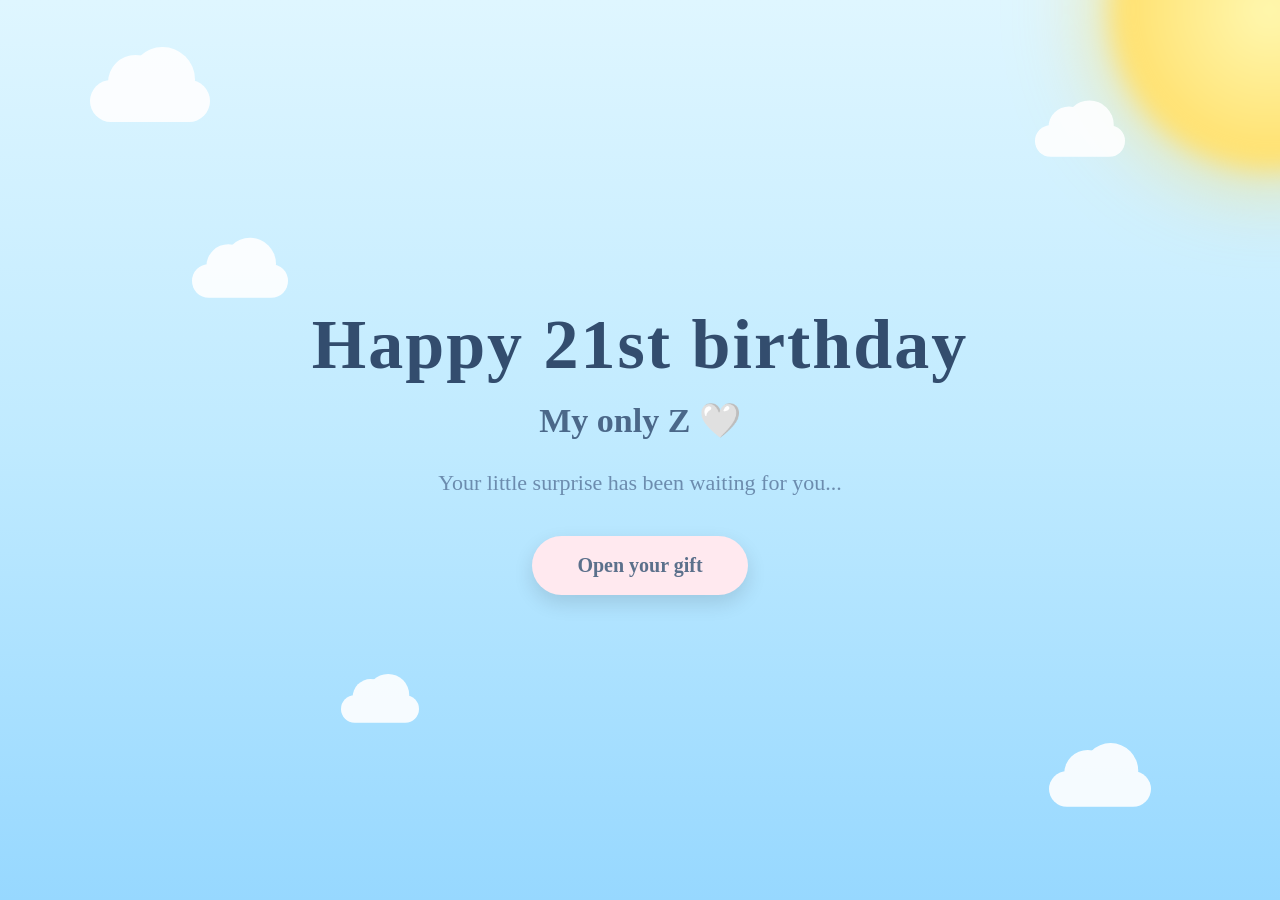
<file: index.html>
<!DOCTYPE html>
<html lang="en">
<head>
    <meta charset="UTF-8">
    <meta name="viewport" content="width=device-width, initial-scale=1.0">
    <title>for my only Z</title>
    <link rel="stylesheet" href="style.css"> 
</head>
<body>
    <div class="sun"></div>
    <div class="cloud cloud1"></div>
<div class="cloud cloud2"></div>
<div class="cloud cloud3"></div>
<div class="cloud cloud4"></div>
<div class="cloud cloud5"></div>
    <h1 class="fade1">Happy 21st birthday</h1>
    <h2 class="fade2">My only Z 🤍</h2>
    <p class="fade3">Your little surprise has been waiting for you...</p>
    <a href="countdown.html" class="gift-btn fade4">
    Open your gift</a>
</body>
</html>
</file>
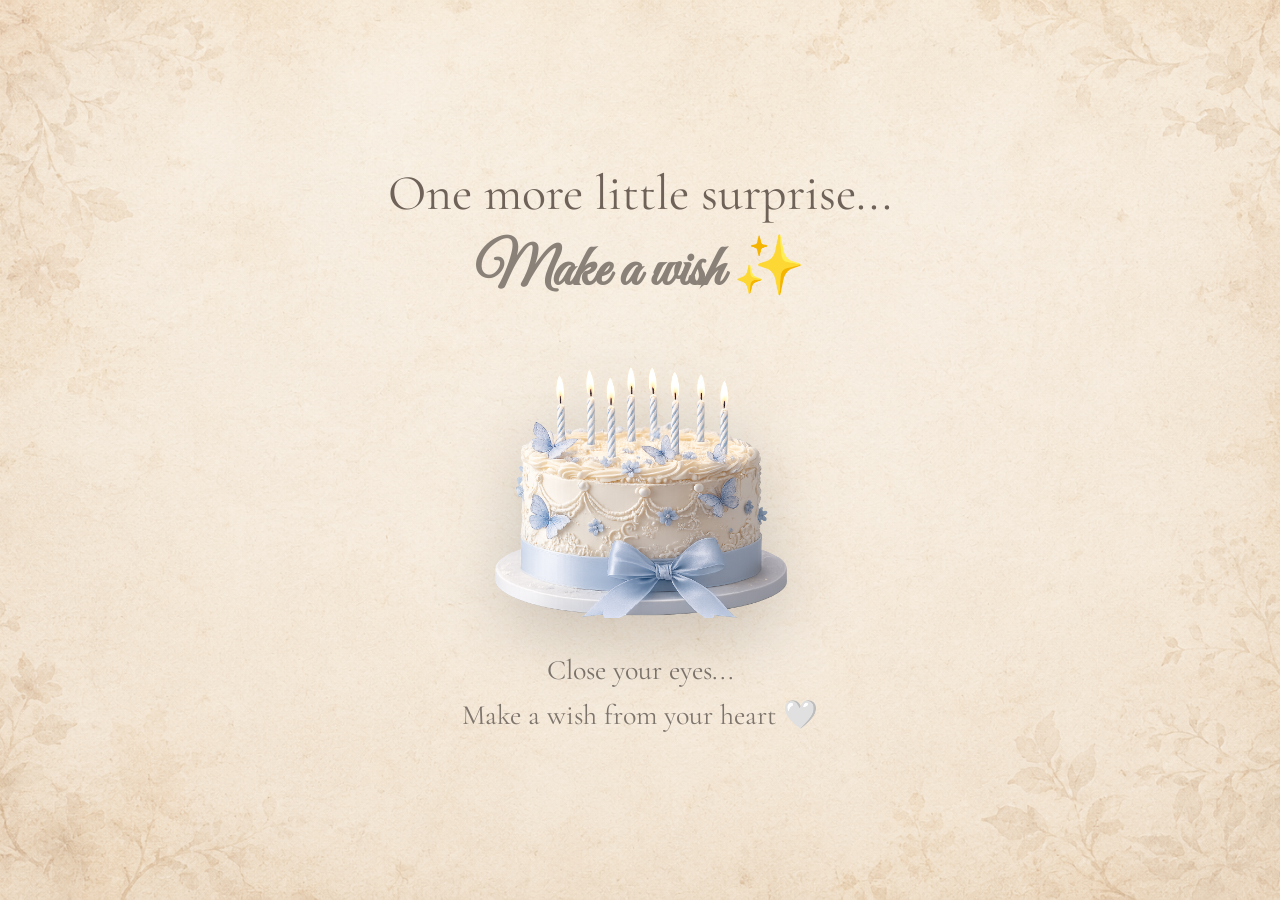
<file: Cake.html>
<!DOCTYPE html>
<html lang="en">

<head>

<meta charset="UTF-8">
<meta name="viewport" content="width=device-width, initial-scale=1.0">

<title>Birthday Cake</title>

<link rel="stylesheet" href="Cake.css">

<link rel="preconnect" href="https://fonts.googleapis.com">
<link rel="preconnect" href="https://fonts.gstatic.com" crossorigin>

<link href="https://fonts.googleapis.com/css2?family=Cormorant+Garamond:wght@300;400;500;600&family=Great+Vibes&display=swap" rel="stylesheet">

</head>

<body>

<div class="background"></div>

<div class="confetti-container"></div>

<div class="container">

<h1>One more little surprise...</h1>

<h2>Make a wish ✨</h2>

<img
id="cake"
class="cake"
src="images/cake-on.png"
alt="Birthday Cake">

<p>

Close your eyes...<br>
Make a wish from your heart 🤍

</p>

<a href="Record.html" id="continueBtn">

Continue →

</a>

</div>

<script src="Cake.js"></script>

</body>
</html>
</file>
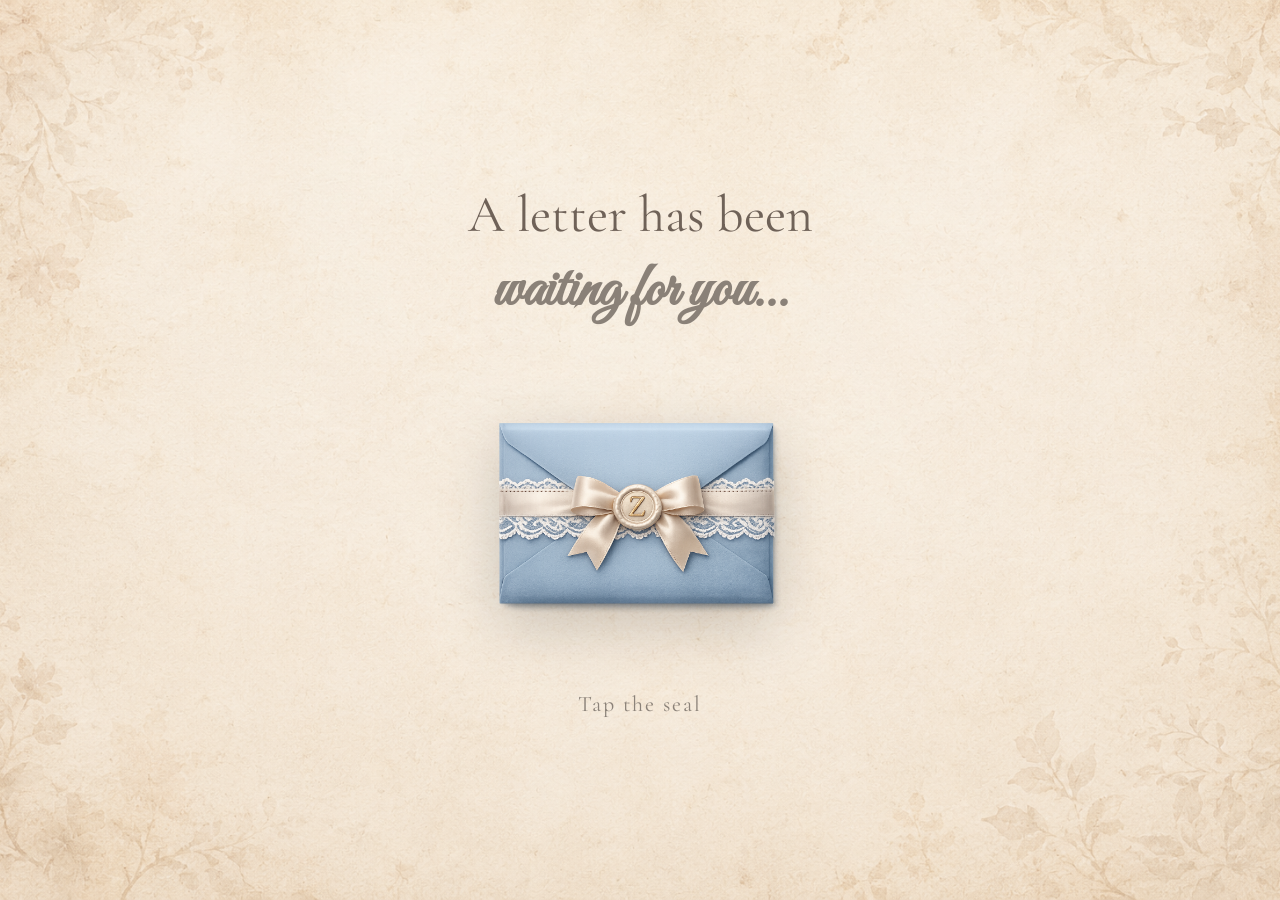
<file: Envelope.html>
<!DOCTYPE html>
<html lang="en">

<head>

    <meta charset="UTF-8">
    <meta name="viewport" content="width=device-width, initial-scale=1.0">

    <title>A Letter For You</title>

    <link rel="stylesheet" href="Envelope.css">

    <link rel="preconnect" href="https://fonts.googleapis.com">
    <link rel="preconnect" href="https://fonts.gstatic.com" crossorigin>

    <link href="https://fonts.googleapis.com/css2?family=Cormorant+Garamond:wght@300;400;500;600;700&family=Great+Vibes&display=swap" rel="stylesheet">

</head>

<body>

<div class="background"></div>

<main class="container">

    <h1>A letter has been</h1>

    <h2>waiting for you...</h2>

    <div class="envelope">

        <img
            id="envelopeImage"
            class="envelope-image"
            src="images/envelope.png"
            alt="Envelope">

    </div>

    <p class="tap">Tap the seal</p>

    <!-- زر المتابعة -->

    <a href="Letter.html" id="continueBtn">

        Continue →

    </a>

</main>

<script src="Envelope.js"></script>

</body>

</html>
</file>
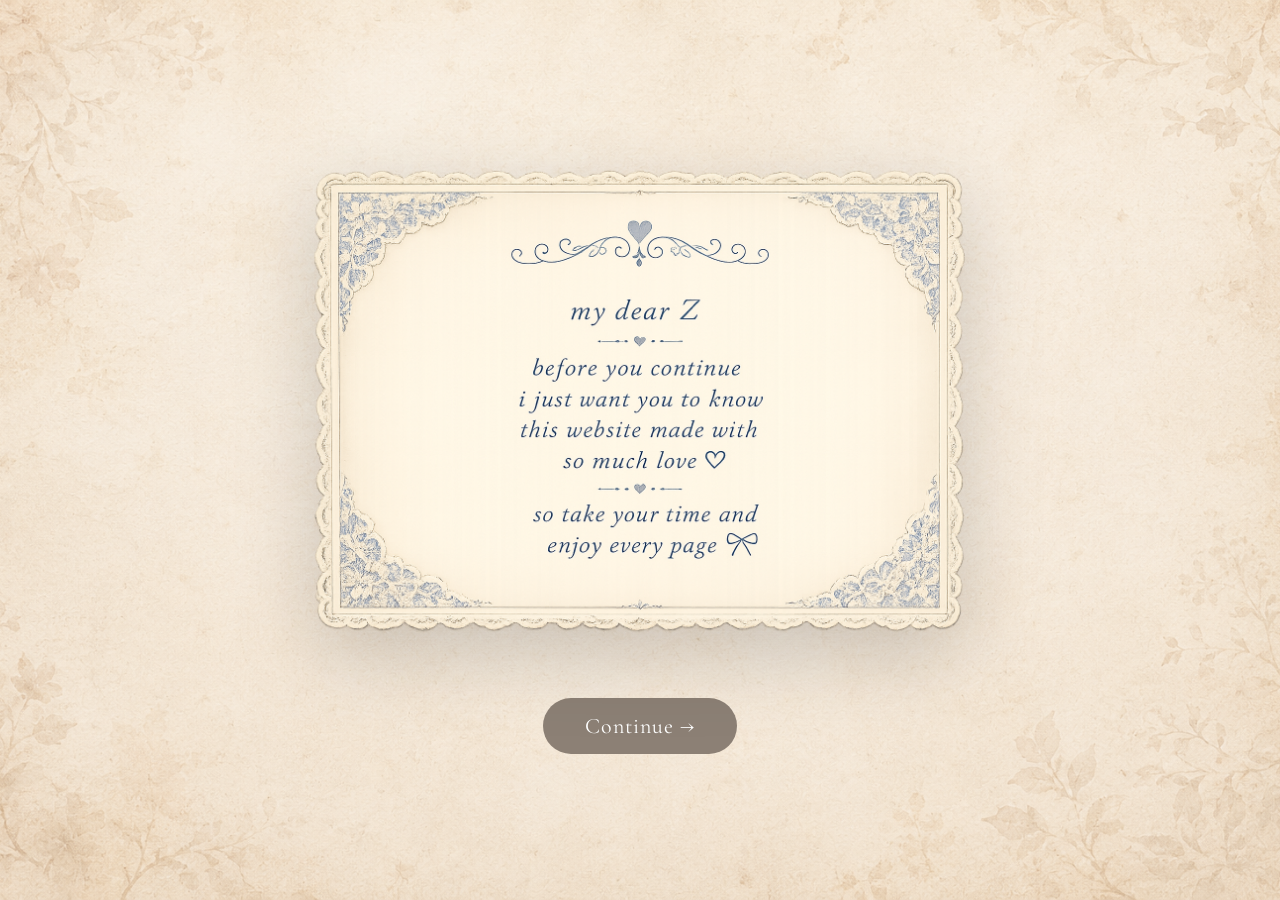
<file: Letter.html>
<!DOCTYPE html>
<html lang="en">

<head>

<meta charset="UTF-8">
<meta name="viewport" content="width=device-width, initial-scale=1.0">

<title>My Dear Z</title>

<link rel="stylesheet" href="Letter.css">

<link rel="preconnect" href="https://fonts.googleapis.com">
<link rel="preconnect" href="https://fonts.gstatic.com" crossorigin>

<link href="https://fonts.googleapis.com/css2?family=Cormorant+Garamond:wght@300;400;500;600&display=swap" rel="stylesheet">

</head>

<body>

<div class="background"></div>

<div class="paper">

<img src="images/letter.png" alt="Letter">

</div>

<a href="Bouquet.html" class="continue">
    Continue →
</a>


</a>

</body>

</html>
</file>
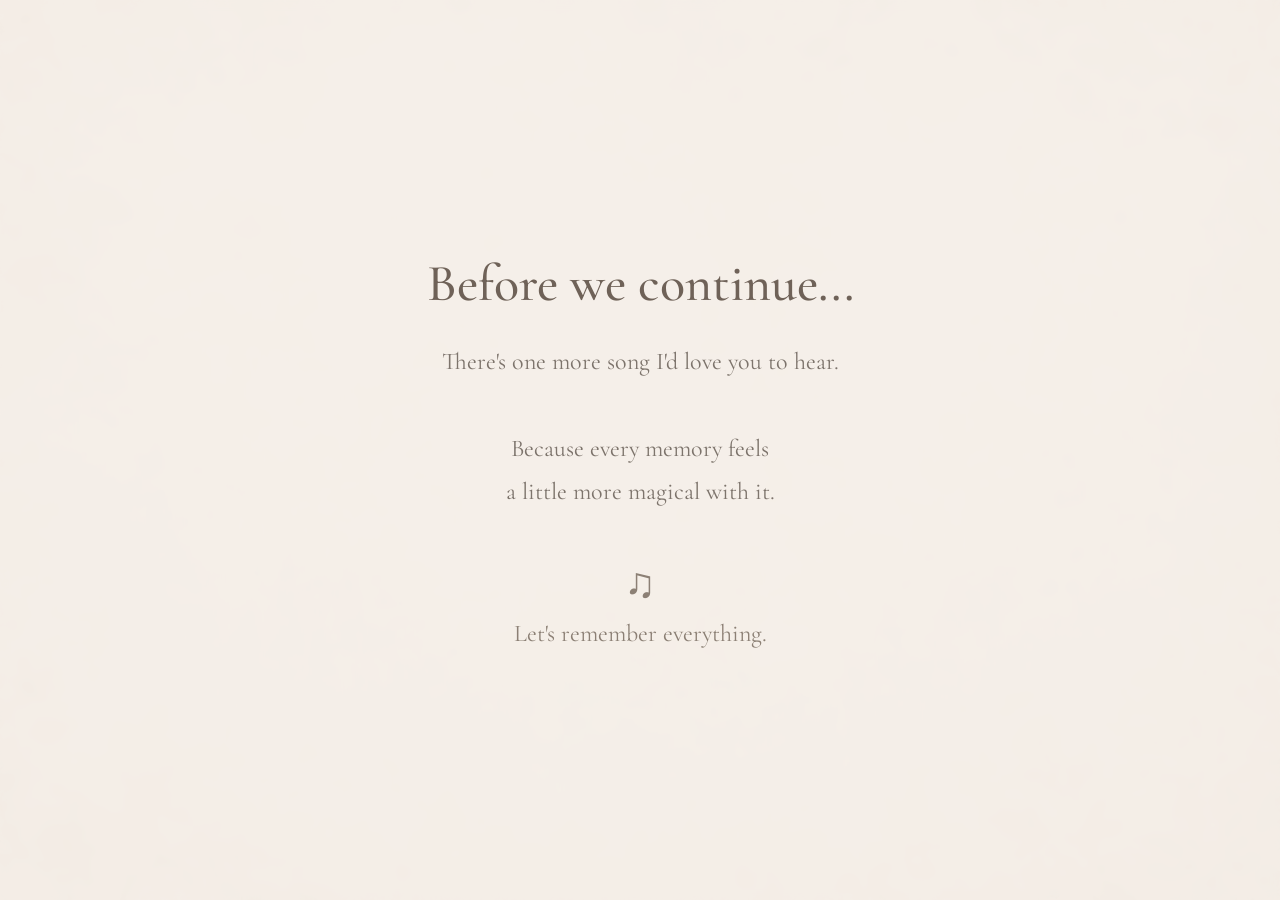
<file: Memories.html>
<!DOCTYPE html>
<html lang="en">

<head>

    <meta charset="UTF-8">
    <meta name="viewport" content="width=device-width, initial-scale=1.0">

    <title>Our Memories</title>

    <link rel="stylesheet" href="Memories.css">

    <link rel="preconnect" href="https://fonts.googleapis.com">
    <link rel="preconnect" href="https://fonts.gstatic.com" crossorigin>

    <link href="https://fonts.googleapis.com/css2?family=Cormorant+Garamond:wght@400;500;600&display=swap" rel="stylesheet">

</head>

<body>

<div class="background"></div>

<!-- Intro -->

<div id="intro" class="intro">

    <h2>Before we continue...</h2>

    <p>

        There's one more song I'd love you to hear.
        <br><br>

        Because every memory feels
        <br>

        a little more magical with it.

    </p>

    <button id="playBtn">

        ♫

        <span>

            Let's remember everything.

        </span>

    </button>

</div>

<!-- Memories -->

<div class="container" id="memoriesContainer">

    <div class="counter" id="counter">

        1 / 10

    </div>

    <div class="polaroid">

        <img
        id="memoryImage"
        src="images/memory1.jpg"
        alt="Memory">

        <div class="caption" id="caption">

            The beginning of countless
            <br>

            beautiful memories. 🤍

        </div>

    </div>

    <div class="controls">

        <button id="prevBtn">

            ❮

        </button>

        <button id="nextBtn">

            ❯

        </button>

    </div>

</div>

<audio id="photoMusic" loop>

    <source src="music/photograph.mp3" type="audio/mpeg">

</audio>

<script src="Memories.js"></script>

</body>

</html>
</file>
<file: style.css>
body{
    margin:0;
    padding:0;
    overflow:hidden;

    height:100vh;

    display:flex;
    flex-direction:column;
    justify-content:center;
    align-items:center;

    background:linear-gradient(to bottom,#dff6ff,#bfeaff,#97d8ff);

    font-family:Georgia,serif;

    color:#334d6e;

    text-align:center;

    position:relative;
}

/* ---------- TEXT ---------- */

h1{
    font-size:70px;
    margin:0;
    letter-spacing:2px;
}

h2{
    font-size:34px;
    margin:15px 0;
    color:#4B6889;
}

p{
    font-size:22px;
    color:#6c8cae;
    margin:15px 0 40px;
}

/* ---------- BUTTON ---------- */

button{

    padding:18px 48px;

    border:none;

    border-radius:50px;

    background:#ffD9E6;

    color:#607693;

    font-size:20px;

    font-weight:bold;

    cursor:pointer;

    position:relative;

    overflow:hidden;

    transition:.35s;

    box-shadow:0 10px 25px rgba(0,0,0,.15);

}

button:hover{

    transform:translateY(-4px) scale(1.05);

    box-shadow:0 20px 40px rgba(255,180,205,.8);

}

button:active{

    transform:scale(.96);

}

button::before{

    content:"";

    position:absolute;

    left:-120%;

    top:0;

    width:120%;

    height:100%;

    background:linear-gradient(
        120deg,
        transparent,
        rgba(255,255,255,.9),
        transparent
    );

    transition:.8s;

}

button:hover::before{

    left:120%;

}

/* ---------- SUN ---------- */

.sun{

    position:absolute;

    width:320px;
    height:320px;

    border-radius:50%;

    top:-150px;
    right:-150px;

    background:radial-gradient(circle,#fff8b0,#ffd54f);

    filter:blur(12px);

    box-shadow:0 0 90px rgba(255,220,90,.8);

}

/* ---------- CLOUD ---------- */

.cloud{

    position:absolute;

    width:120px;
    height:42px;

    background:white;

    border-radius:50px;

    opacity:.9;

}

.cloud::before{

    content:"";

    position:absolute;

    width:55px;
    height:55px;

    background:white;

    border-radius:50%;

    top:-25px;
    left:18px;

}

.cloud::after{

    content:"";

    position:absolute;

    width:65px;
    height:65px;

    background:white;

    border-radius:50%;

    top:-33px;
    right:15px;

}

/* ---------- CLOUD POSITIONS ---------- */

.cloud1{

    top:80px;
    left:90px;

}

.cloud2{

    top:260px;
    left:180px;

    transform:scale(.8);

}

.cloud3{

    top:120px;
    right:140px;

    transform:scale(.75);

}

.cloud4{

    bottom:90px;
    right:120px;

    transform:scale(.85);

}

.cloud5{

    bottom:170px;
    left:320px;

    transform:scale(.65);

}

/* ---------- FLOAT ---------- */

.cloud1{animation:float1 7s ease-in-out infinite;}
.cloud2{animation:float2 9s ease-in-out infinite;}
.cloud3{animation:float3 8s ease-in-out infinite;}
.cloud4{animation:float4 10s ease-in-out infinite;}
.cloud5{animation:float5 6s ease-in-out infinite;}

@keyframes float1{
0%,100%{transform:translateY(0);}
50%{transform:translateY(-12px);}
}

@keyframes float2{
0%,100%{transform:scale(.8) translateY(0);}
50%{transform:scale(.8) translateY(-10px);}
}

@keyframes float3{
0%,100%{transform:scale(.75) translateY(0);}
50%{transform:scale(.75) translateY(-15px);}
}

@keyframes float4{
0%,100%{transform:scale(.85) translateY(0);}
50%{transform:scale(.85) translateY(-12px);}
}

@keyframes float5{
0%,100%{transform:scale(.65) translateY(0);}
50%{transform:scale(.65) translateY(-8px);}
}

/* ---------- FADE ---------- */

.fade1,
.fade2,
.fade3,
.fade4{

    opacity:0;

    animation:fade 1.2s forwards;

}

.fade1{animation-delay:.3s;}
.fade2{animation-delay:.9s;}
.fade3{animation-delay:1.5s;}
.fade4{animation-delay:2.1s;}

@keyframes fade{

from{

opacity:0;

transform:translateY(20px);

}

to{

opacity:1;

transform:translateY(0);

}

}
.gift-btn{
    display:inline-block;
    text-decoration:none;

    background:#FFE9EF;
    color:#5B708B;

    padding:18px 45px;

    border-radius:50px;

    font-size:20px;

    font-weight:bold;

    box-shadow:0 8px 20px rgba(0,0,0,.12);

    transition:.35s;
}

.gift-btn:hover{
    transform:scale(1.08);
    background:#FFDCE7;
    box-shadow:0 15px 35px rgba(255,190,210,.55);
}

.gift-btn:active{
    transform:scale(.95);
}
</file>
<file: Cake.css>
/* ===========================
RESET
=========================== */

*{
    margin:0;
    padding:0;
    box-sizing:border-box;
}

body{

    width:100%;
    height:100vh;

    overflow:hidden;

    display:flex;
    justify-content:center;
    align-items:center;

    font-family:'Cormorant Garamond',serif;

    background:#F5EFEA;

    position:relative;

}

/* ===========================
BACKGROUND
=========================== */

.background{

    position:absolute;
    inset:0;

    background-image:

        linear-gradient(

            rgba(252,250,248,0.35),

            rgba(242,234,227,0.35)

        ),

        url("images/vintage-paper.png");

    background-size:cover;

    background-position:center;

    background-repeat:no-repeat;

    z-index:0;

}

/* ===========================
CONTAINER
=========================== */

.container{

    position:relative;

    z-index:2;

    text-align:center;

}

/* ===========================
TITLE
=========================== */

h1{

    font-size:50px;

    color:#6F6258;

    font-weight:400;

}

h2{

    font-family:'Great Vibes',cursive;

    font-size:58px;

    color:#8A8178;

    margin-top:8px;

    margin-bottom:30px;

}

/* ===========================
CAKE
=========================== */

.cake{

    width:420px;

    cursor:pointer;

    transition:.35s;

    animation:float 4s ease-in-out infinite;

    filter:drop-shadow(0 20px 35px rgba(0,0,0,.18));

}

.cake:hover{

    transform:scale(1.03);

}

/* ===========================
TEXT
=========================== */

p{

    margin-top:25px;

    font-size:28px;

    color:#7D746C;

    line-height:1.6;

}

/* ===========================
BUTTON
=========================== */

#continueBtn{

    display:none;

    margin-top:35px;

    text-decoration:none;

    background:#90A8C7;

    color:white;

    padding:15px 40px;

    border-radius:50px;

    font-size:22px;

    transition:.35s;

    box-shadow:0 12px 25px rgba(0,0,0,.12);

}

#continueBtn:hover{

    background:#7895B6;

    transform:translateY(-3px);

}

/* ===========================
FLOAT
=========================== */

@keyframes float{

0%,100%{

transform:translateY(0);

}

50%{

transform:translateY(-10px);

}

}
</file>
<file: Envelope.css>
/* ===========================
   RESET
=========================== */

*{
    margin:0;
    padding:0;
    box-sizing:border-box;
}

body{

    width:100%;
    height:100vh;

    display:flex;
    justify-content:center;
    align-items:center;

    overflow:hidden;

    background:#F5EFEA;

    font-family:'Cormorant Garamond',serif;

    position:relative;

}

/* ===========================
   BACKGROUND
=========================== */

.background{

    position:absolute;
    inset:0;

    background-image:
        linear-gradient(
            rgba(252,250,248,0.35),
            rgba(242,234,227,0.35)
        ),
        url("images/vintage-paper.png");

    background-size:cover;
    background-position:center;
    background-repeat:no-repeat;

    z-index:0;

}

/* إذا ضفتي صورة الورقة الفنتج خلي هذا القسم */
/*
.background::after{

    content:"";

    position:absolute;
    inset:0;

    background:url("images/vintage-paper.png");
    background-size:cover;
    background-position:center;
    background-repeat:no-repeat;

    opacity:.12;

    pointer-events:none;

}
*/

/* ===========================
   CONTAINER
=========================== */

.container{

    position:relative;

    z-index:2;

    width:100%;

    display:flex;

    flex-direction:column;

    justify-content:center;

    align-items:center;

    text-align:center;

}

/* ===========================
   TITLES
=========================== */

h1{

    font-size:52px;

    font-weight:400;

    color:#6F6258;

    margin-bottom:8px;

}

h2{

    font-family:'Great Vibes',cursive;

    font-size:60px;

    color:#8A8178;

    margin-bottom:45px;

}

/* ===========================
   ENVELOPE
=========================== */

.envelope{

    width:470px;

    display:flex;

    justify-content:center;

    align-items:center;

    animation:float 4s ease-in-out infinite;

}

/* ===========================
   ENVELOPE IMAGE
=========================== */

.envelope-image{

    width:430px;

    cursor:pointer;

    transition:.35s;

    filter:drop-shadow(0 18px 30px rgba(0,0,0,.18));

}

.envelope-image:hover{

    transform:scale(1.03);

}

/* ===========================
   TAP
=========================== */

.tap{

    margin-top:30px;

    font-size:22px;

    color:#8B8279;

    letter-spacing:2px;

}

/* ===========================
   CONTINUE BUTTON
=========================== */

#continueBtn{

    display:none;

    margin-top:35px;

    padding:14px 42px;

    text-decoration:none;

    color:white;

    background:#8C8075;

    border-radius:50px;

    font-size:22px;

    letter-spacing:1px;

    transition:.35s;

    box-shadow:0 10px 25px rgba(0,0,0,.15);

}

#continueBtn:hover{

    background:#766B62;

    transform:translateY(-3px);

}

/* ===========================
   FLOAT
=========================== */

@keyframes float{

    0%{

        transform:translateY(0);

    }

    50%{

        transform:translateY(-8px);

    }

    100%{

        transform:translateY(0);

    }

}
</file>
<file: Letter.css>
/* ===========================
   RESET
=========================== */

*{
    margin:0;
    padding:0;
    box-sizing:border-box;
}

body{

    width:100%;
    height:100vh;

    overflow:hidden;

    display:flex;

    flex-direction:column;

    justify-content:center;

    align-items:center;

    background:#F5EFEA;

    font-family:'Cormorant Garamond',serif;

    position:relative;

}

/* ===========================
   BACKGROUND
=========================== */

.background{

    position:absolute;
    inset:0;

    background-image:

        linear-gradient(

            rgba(252,250,248,0.35),

            rgba(242,234,227,0.35)

        ),

        url("images/vintage-paper.png");

    background-size:cover;

    background-position:center;

    background-repeat:no-repeat;

    z-index:0;

}
/* ===========================
   PAPER
=========================== */

.paper{

    position:relative;

    z-index:2;

    opacity:0;

    transform:translateY(-60px);

    animation:paperAppear 1.6s ease forwards;

}

.paper img{

    width:760px;

    max-width:90vw;

    filter:drop-shadow(0 25px 40px rgba(0,0,0,.18));

}

/* ===========================
   CONTINUE BUTTON
=========================== */

.continue{

    margin-top:40px;

    text-decoration:none;

    color:white;

    background:#8C8075;

    padding:15px 42px;

    border-radius:50px;

    font-size:22px;

    letter-spacing:1px;

    transition:.35s;

    opacity:0;

    animation:buttonAppear .8s ease forwards;

    animation-delay:1.4s;

}

.continue:hover{

    background:#746A61;

    transform:translateY(-3px);

}

/* ===========================
   ANIMATIONS
=========================== */

@keyframes paperAppear{

    from{

        opacity:0;

        transform:translateY(-70px);

    }

    to{

        opacity:1;

        transform:translateY(0);

    }

}

@keyframes buttonAppear{

    from{

        opacity:0;

        transform:translateY(20px);

    }

    to{

        opacity:1;

        transform:translateY(0);

    }

}
</file>
<file: Memories.css>
/* ===========================
RESET
=========================== */

*{
    margin:0;
    padding:0;
    box-sizing:border-box;
}

body{

    width:100%;
    height:100vh;

    overflow:hidden;

    display:flex;
    justify-content:center;
    align-items:center;

    position:relative;

    background:#F5EFEA;

    font-family:'Cormorant Garamond',serif;

}

/* ===========================
BACKGROUND
=========================== */

.background{

    position:absolute;
    inset:0;

    background-image:
    linear-gradient(
    rgba(252,250,248,.35),
    rgba(242,234,227,.35)),
    url("images/vintage-paper.png");

    background-size:cover;
    background-position:center;
    background-repeat:no-repeat;

}

/* ===========================
INTRO
=========================== */

.intro{

    position:absolute;

    inset:0;

    display:flex;

    flex-direction:column;

    justify-content:center;

    align-items:center;

    text-align:center;

    background:rgba(245,239,234,.92);

    backdrop-filter:blur(4px);

    z-index:100;

    transition:1s;

}

.intro.hide{

    opacity:0;

    pointer-events:none;

}

.intro h2{

    font-size:52px;

    color:#6F6258;

    font-weight:500;

    margin-bottom:25px;

}

.intro p{

    font-size:24px;

    color:#7D746C;

    line-height:1.8;

    margin-bottom:45px;

}

#playBtn{

    border:none;

    background:none;

    cursor:pointer;

    color:#8C8075;

    transition:.35s;

    font-family:'Cormorant Garamond',serif;

}

#playBtn{

    font-size:42px;

}

#playBtn span{

    display:block;

    margin-top:10px;

    font-size:24px;

}

#playBtn:hover{

    transform:scale(1.08);

    color:#6F6258;

}

/* ===========================
CONTAINER
=========================== */

.container{

    position:absolute;

    top:50%;
    left:50%;

    transform:translate(-50%,-50%);

    display:flex;

    flex-direction:column;

    align-items:center;

    opacity:0;

    transition:1s;

}

.container.show{

    opacity:1;

}

/* ===========================
COUNTER
=========================== */

.counter{

    font-size:18px;

    letter-spacing:3px;

    color:#8D8278;

    margin-bottom:18px;

}

/* ===========================
POLAROID
=========================== */

.polaroid{

    background:white;

    padding:14px 14px 35px;

    box-shadow:0 15px 30px rgba(0,0,0,.14);

    transform:rotate(-2deg);

    transition:.4s;

}

.polaroid:hover{

    transform:rotate(0deg) scale(1.02);

}

/* ===========================
IMAGE
=========================== */

.polaroid img{

    width:290px;

    height:370px;

    object-fit:cover;

    display:block;

    transition:.35s;

}

/* ===========================
CAPTION
=========================== */

.caption{

    margin-top:18px;

    text-align:center;

    font-size:20px;

    line-height:1.5;

    color:#6F6258;

    font-weight:500;

    transition:.35s;

}

/* ===========================
CONTROLS
=========================== */

.controls{

    display:flex;

    gap:22px;

    margin-top:25px;

}

.controls button{

    width:55px;

    height:55px;

    border:none;

    border-radius:50%;

    background:#8C8075;

    color:white;

    font-size:28px;

    cursor:pointer;

    transition:.3s;

    box-shadow:0 10px 20px rgba(0,0,0,.12);

}

.controls button:hover{

    background:#766B62;

    transform:scale(1.08);

}
</file>
